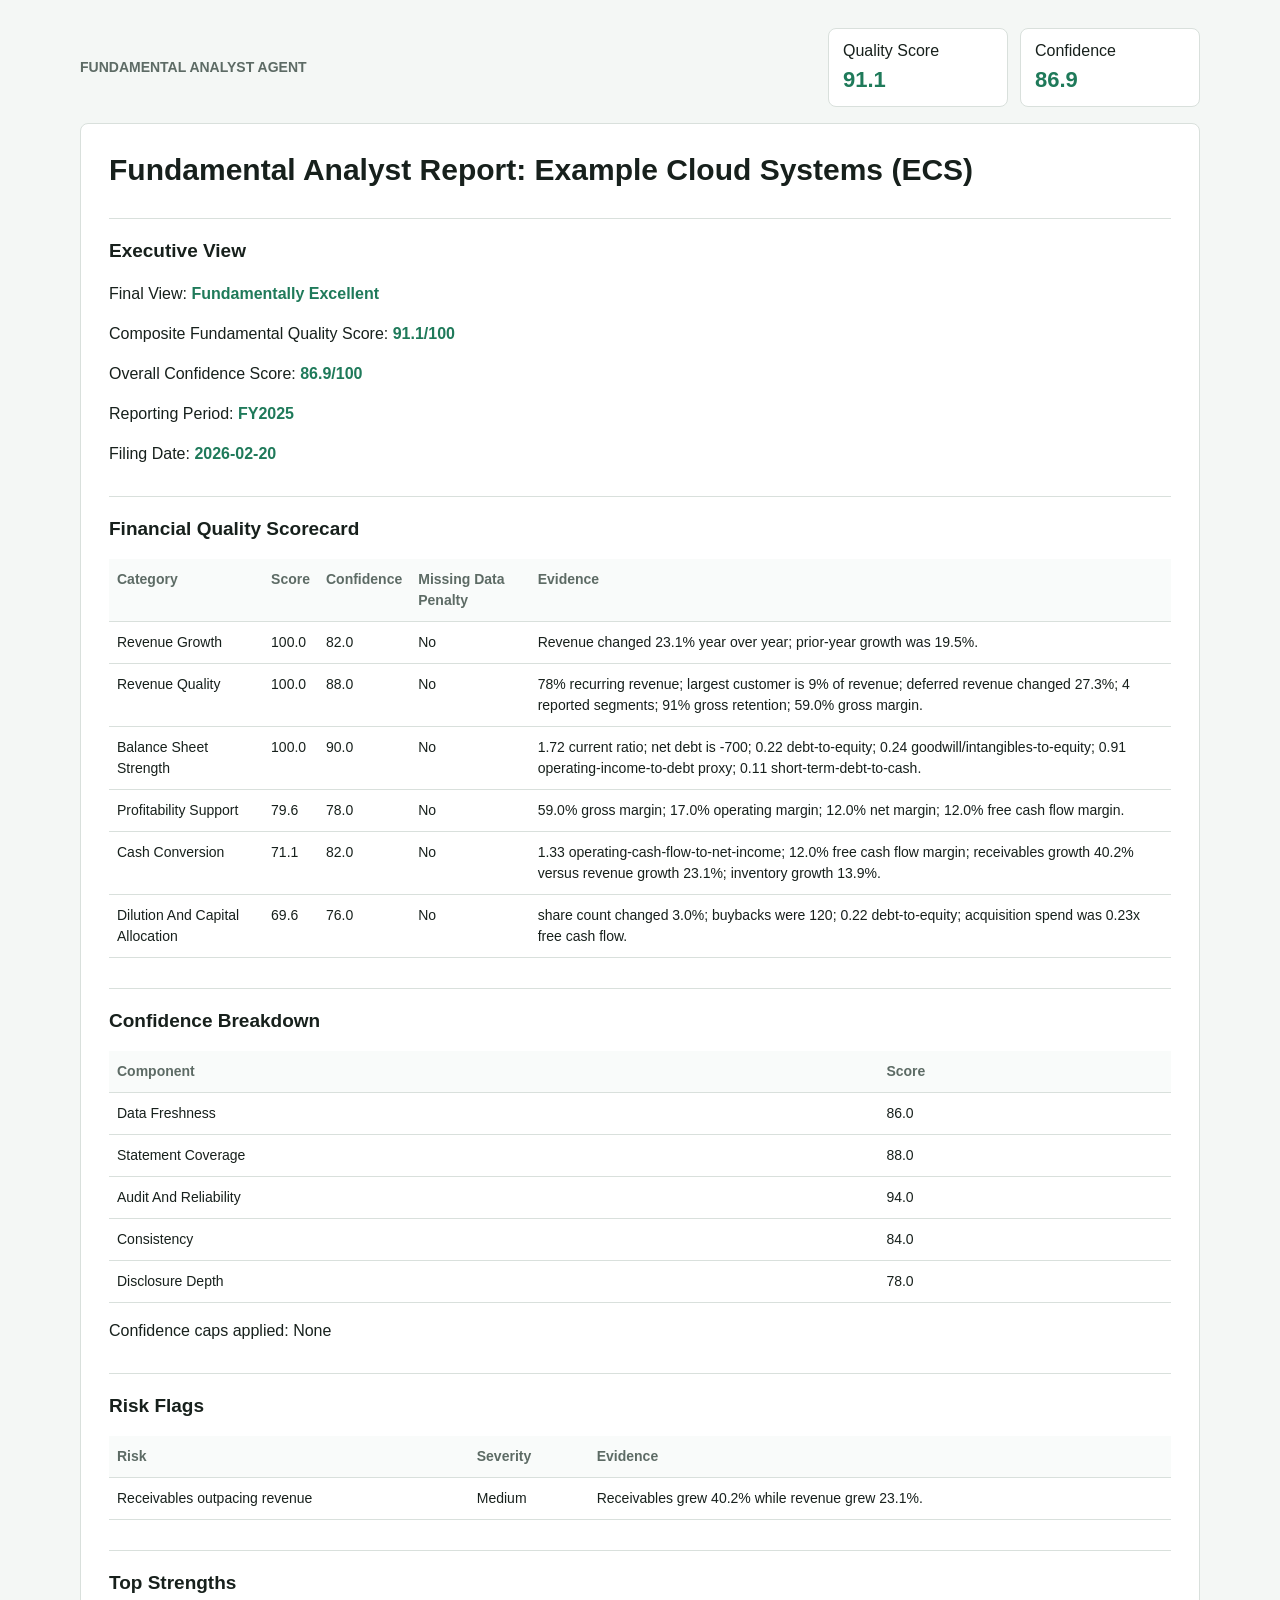
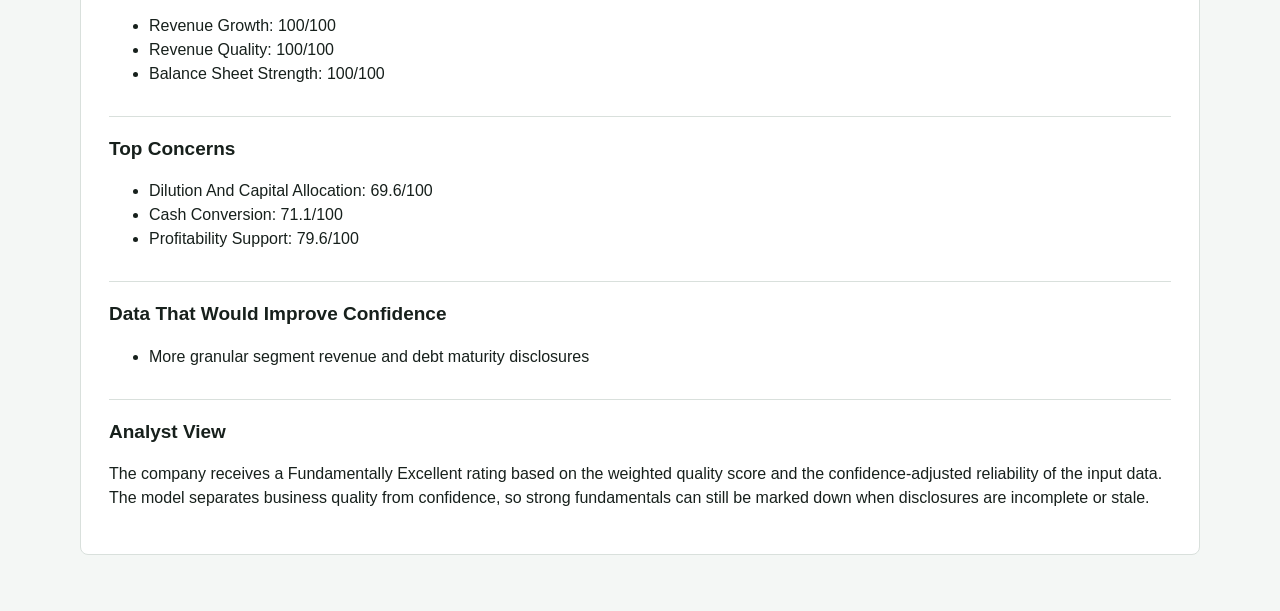
<file: FundamentalAnalyst/sample-analysis-report.html>
<!doctype html>
<html lang="en">
<head>
  <meta charset="utf-8">
  <meta name="viewport" content="width=device-width, initial-scale=1">
  <title>Fundamental Analyst Report</title>
  <style>
    :root {
      color-scheme: light;
      --ink: #17201c;
      --muted: #5d6b65;
      --line: #d9e0dc;
      --surface: #ffffff;
      --band: #f4f7f5;
      --accent: #1f7a5a;
      --warn: #9c5b10;
    }
    body {
      margin: 0;
      font-family: Arial, Helvetica, sans-serif;
      color: var(--ink);
      background: var(--band);
      line-height: 1.5;
    }
    .shell {
      max-width: 1120px;
      margin: 0 auto;
      padding: 28px 18px 56px;
    }
    .topbar {
      display: grid;
      grid-template-columns: 1fr auto auto;
      gap: 12px;
      align-items: center;
      margin-bottom: 16px;
    }
    .brand {
      font-size: 14px;
      color: var(--muted);
      text-transform: uppercase;
      letter-spacing: 0;
      font-weight: 700;
    }
    .metric {
      background: var(--surface);
      border: 1px solid var(--line);
      border-radius: 8px;
      padding: 10px 14px;
      min-width: 150px;
    }
    .metric strong {
      display: block;
      font-size: 22px;
      color: var(--accent);
    }
    main {
      background: var(--surface);
      border: 1px solid var(--line);
      border-radius: 8px;
      padding: 28px;
      overflow-x: auto;
    }
    h1 {
      margin: 0 0 18px;
      font-size: 30px;
      line-height: 1.2;
    }
    h2 {
      margin-top: 30px;
      padding-top: 18px;
      border-top: 1px solid var(--line);
      font-size: 19px;
    }
    table {
      width: 100%;
      border-collapse: collapse;
      margin: 14px 0;
      font-size: 14px;
    }
    th, td {
      border-bottom: 1px solid var(--line);
      text-align: left;
      padding: 10px 8px;
      vertical-align: top;
    }
    th {
      color: var(--muted);
      font-weight: 700;
      background: #f9fbfa;
    }
    p, li {
      color: var(--ink);
    }
    strong {
      color: var(--accent);
    }
    @media (max-width: 720px) {
      .topbar {
        grid-template-columns: 1fr;
      }
      main {
        padding: 18px;
      }
      h1 {
        font-size: 24px;
      }
    }
  </style>
</head>
<body>
  <div class="shell">
    <div class="topbar">
      <div class="brand">Fundamental Analyst Agent</div>
      <div class="metric">Quality Score<strong>91.1</strong></div>
      <div class="metric">Confidence<strong>86.9</strong></div>
    </div>
    <main><h1>Fundamental Analyst Report: Example Cloud Systems (ECS)</h1>
<h2>Executive View</h2>
<p>Final View: <strong>Fundamentally Excellent</strong></p>
<p>Composite Fundamental Quality Score: <strong>91.1/100</strong></p>
<p>Overall Confidence Score: <strong>86.9/100</strong></p>
<p>Reporting Period: <strong>FY2025</strong></p>
<p>Filing Date: <strong>2026-02-20</strong></p>
<h2>Financial Quality Scorecard</h2>
<table><tbody>
<tr><th>Category</th><th>Score</th><th>Confidence</th><th>Missing Data Penalty</th><th>Evidence</th></tr>
<tr><td>Revenue Growth</td><td>100.0</td><td>82.0</td><td>No</td><td>Revenue changed 23.1% year over year; prior-year growth was 19.5%.</td></tr>
<tr><td>Revenue Quality</td><td>100.0</td><td>88.0</td><td>No</td><td>78% recurring revenue; largest customer is 9% of revenue; deferred revenue changed 27.3%; 4 reported segments; 91% gross retention; 59.0% gross margin.</td></tr>
<tr><td>Balance Sheet Strength</td><td>100.0</td><td>90.0</td><td>No</td><td>1.72 current ratio; net debt is -700; 0.22 debt-to-equity; 0.24 goodwill/intangibles-to-equity; 0.91 operating-income-to-debt proxy; 0.11 short-term-debt-to-cash.</td></tr>
<tr><td>Profitability Support</td><td>79.6</td><td>78.0</td><td>No</td><td>59.0% gross margin; 17.0% operating margin; 12.0% net margin; 12.0% free cash flow margin.</td></tr>
<tr><td>Cash Conversion</td><td>71.1</td><td>82.0</td><td>No</td><td>1.33 operating-cash-flow-to-net-income; 12.0% free cash flow margin; receivables growth 40.2% versus revenue growth 23.1%; inventory growth 13.9%.</td></tr>
<tr><td>Dilution And Capital Allocation</td><td>69.6</td><td>76.0</td><td>No</td><td>share count changed 3.0%; buybacks were 120; 0.22 debt-to-equity; acquisition spend was 0.23x free cash flow.</td></tr>
</tbody></table>
<h2>Confidence Breakdown</h2>
<table><tbody>
<tr><th>Component</th><th>Score</th></tr>
<tr><td>Data Freshness</td><td>86.0</td></tr>
<tr><td>Statement Coverage</td><td>88.0</td></tr>
<tr><td>Audit And Reliability</td><td>94.0</td></tr>
<tr><td>Consistency</td><td>84.0</td></tr>
<tr><td>Disclosure Depth</td><td>78.0</td></tr>
</tbody></table>
<p>Confidence caps applied: None</p>
<h2>Risk Flags</h2>
<table><tbody>
<tr><th>Risk</th><th>Severity</th><th>Evidence</th></tr>
<tr><td>Receivables outpacing revenue</td><td>Medium</td><td>Receivables grew 40.2% while revenue grew 23.1%.</td></tr>
</tbody></table>
<h2>Top Strengths</h2>
<ul>
<li>Revenue Growth: 100/100</li>
<li>Revenue Quality: 100/100</li>
<li>Balance Sheet Strength: 100/100</li>
</ul>
<h2>Top Concerns</h2>
<ul>
<li>Dilution And Capital Allocation: 69.6/100</li>
<li>Cash Conversion: 71.1/100</li>
<li>Profitability Support: 79.6/100</li>
</ul>
<h2>Data That Would Improve Confidence</h2>
<ul>
<li>More granular segment revenue and debt maturity disclosures</li>
</ul>
<h2>Analyst View</h2>
<p>The company receives a Fundamentally Excellent rating based on the weighted quality score and the confidence-adjusted reliability of the input data. The model separates business quality from confidence, so strong fundamentals can still be marked down when disclosures are incomplete or stale.</p></main>
  </div>
</body>
</html>
</file>
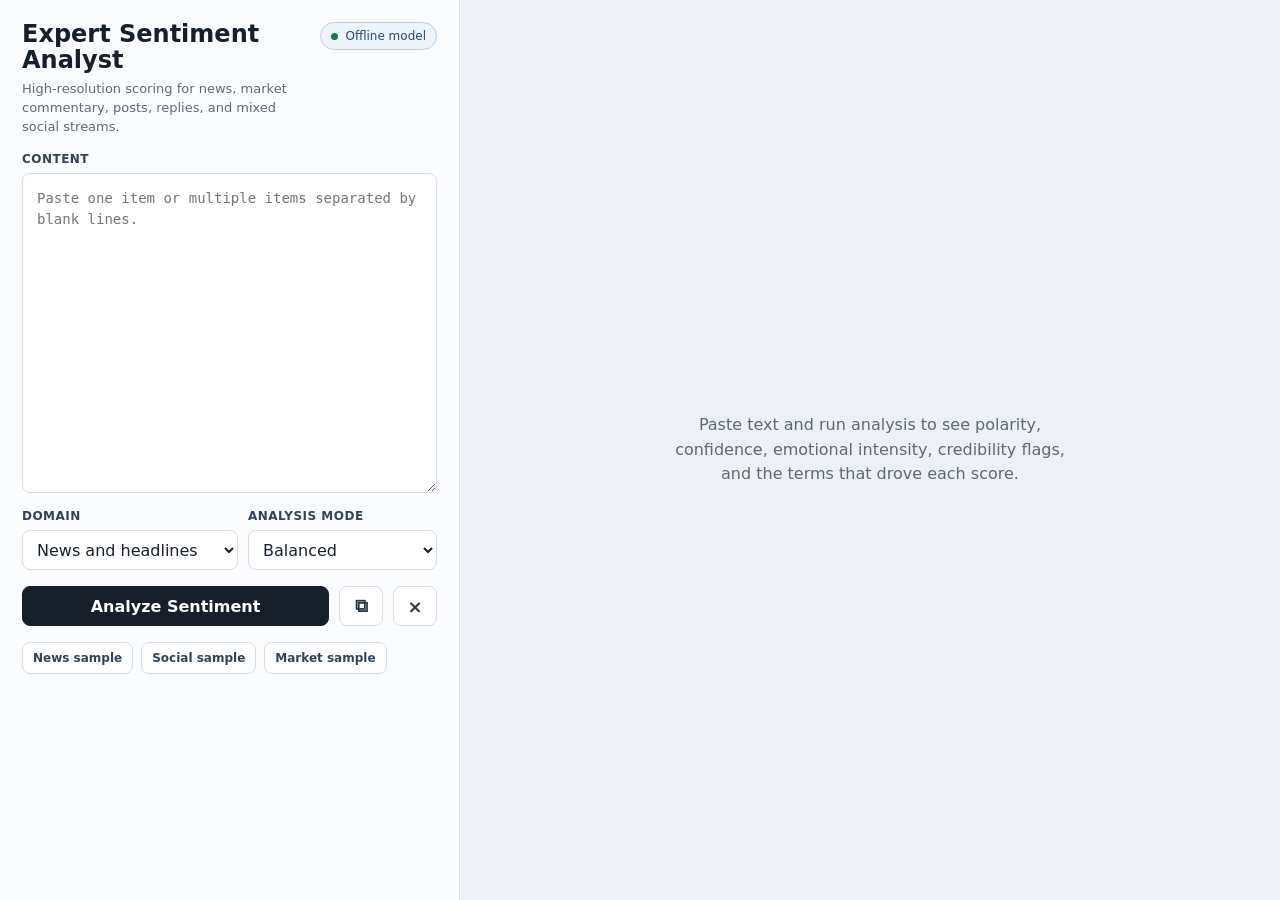
<file: SentimentAnalyst/sentiment_analyst.html>
<!doctype html>
<html lang="en">
<head>
  <meta charset="utf-8">
  <meta name="viewport" content="width=device-width, initial-scale=1">
  <title>Expert Sentiment Analyst</title>
  <style>
    :root {
      color-scheme: light;
      --ink: #17202a;
      --muted: #5d6875;
      --line: #d8dee6;
      --panel: #ffffff;
      --soft: #f3f6f8;
      --good: #16784f;
      --bad: #b3263a;
      --warn: #a46100;
      --blue: #2364aa;
      --violet: #6650a4;
      --shadow: 0 12px 28px rgba(28, 43, 58, .12);
      font-family: Inter, ui-sans-serif, system-ui, -apple-system, BlinkMacSystemFont, "Segoe UI", sans-serif;
    }

    * { box-sizing: border-box; }
    body {
      margin: 0;
      background: #edf1f5;
      color: var(--ink);
    }

    main {
      min-height: 100vh;
      display: grid;
      grid-template-columns: minmax(320px, 460px) 1fr;
    }

    .input-pane {
      background: #fbfcfd;
      border-right: 1px solid var(--line);
      padding: 22px;
      display: flex;
      flex-direction: column;
      gap: 16px;
      min-height: 100vh;
    }

    .brand {
      display: flex;
      justify-content: space-between;
      align-items: flex-start;
      gap: 14px;
    }

    h1 {
      font-size: 24px;
      line-height: 1.08;
      margin: 0 0 6px;
      letter-spacing: 0;
    }

    .subhead {
      margin: 0;
      color: var(--muted);
      font-size: 13px;
      line-height: 1.45;
      max-width: 32rem;
    }

    .status-pill {
      display: inline-flex;
      align-items: center;
      gap: 7px;
      border: 1px solid #bfd0df;
      color: #224a6b;
      background: #eef5fa;
      height: 28px;
      padding: 0 10px;
      border-radius: 999px;
      font-size: 12px;
      white-space: nowrap;
    }

    .dot {
      width: 7px;
      height: 7px;
      border-radius: 50%;
      background: var(--good);
    }

    label {
      font-size: 12px;
      font-weight: 700;
      color: #334252;
      text-transform: uppercase;
      letter-spacing: .04em;
    }

    textarea {
      width: 100%;
      min-height: 320px;
      resize: vertical;
      border: 1px solid var(--line);
      background: #fff;
      border-radius: 8px;
      padding: 14px;
      color: var(--ink);
      line-height: 1.45;
      font: 14px/1.45 ui-monospace, SFMono-Regular, Menlo, Consolas, monospace;
      outline: none;
    }

    textarea:focus, select:focus {
      border-color: var(--blue);
      box-shadow: 0 0 0 3px rgba(35, 100, 170, .14);
    }

    .controls {
      display: grid;
      grid-template-columns: 1fr 1fr;
      gap: 10px;
    }

    .field {
      display: flex;
      flex-direction: column;
      gap: 7px;
    }

    select, button {
      height: 40px;
      border-radius: 8px;
      border: 1px solid var(--line);
      background: #fff;
      color: var(--ink);
      font: inherit;
    }

    select { padding: 0 10px; }

    .actions {
      display: grid;
      grid-template-columns: 1fr 44px 44px;
      gap: 10px;
      align-items: center;
    }

    button {
      cursor: pointer;
      display: inline-flex;
      align-items: center;
      justify-content: center;
      gap: 9px;
      font-weight: 700;
    }

    .primary {
      background: var(--ink);
      color: #fff;
      border-color: var(--ink);
    }

    .icon-button {
      font-size: 18px;
      color: #293747;
    }

    .examples {
      display: flex;
      flex-wrap: wrap;
      gap: 8px;
    }

    .example {
      height: 32px;
      padding: 0 10px;
      font-size: 12px;
      font-weight: 650;
      color: #314457;
      background: #fff;
    }

    .output-pane {
      padding: 22px;
      overflow: auto;
    }

    .dashboard {
      display: grid;
      grid-template-columns: repeat(4, minmax(150px, 1fr));
      gap: 12px;
      margin-bottom: 14px;
    }

    .metric, .analysis-card, .table-wrap {
      background: var(--panel);
      border: 1px solid var(--line);
      border-radius: 8px;
      box-shadow: var(--shadow);
    }

    .metric {
      padding: 15px;
      min-height: 104px;
    }

    .metric span {
      display: block;
      color: var(--muted);
      font-size: 12px;
      font-weight: 700;
      text-transform: uppercase;
      letter-spacing: .04em;
      margin-bottom: 10px;
    }

    .metric strong {
      font-size: 28px;
      line-height: 1;
      letter-spacing: 0;
    }

    .metric small {
      display: block;
      color: var(--muted);
      margin-top: 8px;
      line-height: 1.35;
    }

    .analysis-card {
      padding: 16px;
      margin-bottom: 14px;
    }

    .analysis-card h2 {
      font-size: 16px;
      margin: 0 0 12px;
      letter-spacing: 0;
    }

    .bars {
      display: grid;
      gap: 10px;
    }

    .bar-row {
      display: grid;
      grid-template-columns: 95px 1fr 54px;
      gap: 10px;
      align-items: center;
      font-size: 13px;
      color: #344456;
    }

    .track {
      height: 10px;
      background: var(--soft);
      border-radius: 999px;
      overflow: hidden;
      border: 1px solid #e2e7ec;
    }

    .fill {
      height: 100%;
      width: 0%;
      background: var(--blue);
      transition: width .25s ease;
    }

    .positive { color: var(--good); }
    .negative { color: var(--bad); }
    .neutral { color: var(--warn); }
    .fill.positive { background: var(--good); }
    .fill.negative { background: var(--bad); }
    .fill.neutral { background: var(--warn); }

    .chips {
      display: flex;
      flex-wrap: wrap;
      gap: 8px;
      margin-top: 10px;
    }

    .chip {
      display: inline-flex;
      align-items: center;
      min-height: 28px;
      border: 1px solid #d4dde6;
      background: #f8fafb;
      color: #304153;
      border-radius: 999px;
      padding: 4px 9px;
      font-size: 12px;
      line-height: 1.2;
    }

    .grid-two {
      display: grid;
      grid-template-columns: 1.1fr .9fr;
      gap: 14px;
    }

    .rationale {
      margin: 0;
      color: #334252;
      line-height: 1.55;
      font-size: 14px;
    }

    .table-wrap {
      overflow: auto;
    }

    table {
      width: 100%;
      border-collapse: collapse;
      min-width: 720px;
      font-size: 13px;
    }

    th, td {
      border-bottom: 1px solid var(--line);
      padding: 10px 12px;
      text-align: left;
      vertical-align: top;
    }

    th {
      color: #35475a;
      background: #f7f9fb;
      font-size: 12px;
      text-transform: uppercase;
      letter-spacing: .04em;
    }

    tr:last-child td { border-bottom: 0; }

    .empty {
      height: calc(100vh - 44px);
      display: grid;
      place-items: center;
      color: var(--muted);
      text-align: center;
    }

    .empty div {
      max-width: 420px;
      line-height: 1.55;
    }

    @media (max-width: 980px) {
      main { grid-template-columns: 1fr; }
      .input-pane { min-height: auto; border-right: 0; border-bottom: 1px solid var(--line); }
      textarea { min-height: 240px; }
      .dashboard { grid-template-columns: repeat(2, minmax(130px, 1fr)); }
      .grid-two { grid-template-columns: 1fr; }
    }

    @media (max-width: 560px) {
      .input-pane, .output-pane { padding: 16px; }
      .brand { flex-direction: column; }
      .controls, .actions { grid-template-columns: 1fr; }
      .icon-button { height: 38px; }
      .dashboard { grid-template-columns: 1fr; }
      .bar-row { grid-template-columns: 82px 1fr 48px; }
    }
  </style>
</head>
<body>
  <main>
    <section class="input-pane" aria-label="Sentiment input">
      <div class="brand">
        <div>
          <h1>Expert Sentiment Analyst</h1>
          <p class="subhead">High-resolution scoring for news, market commentary, posts, replies, and mixed social streams.</p>
        </div>
        <span class="status-pill"><span class="dot"></span> Offline model</span>
      </div>

      <div class="field">
        <label for="sourceText">Content</label>
        <textarea id="sourceText" spellcheck="true" placeholder="Paste one item or multiple items separated by blank lines."></textarea>
      </div>

      <div class="controls">
        <div class="field">
          <label for="domain">Domain</label>
          <select id="domain">
            <option value="news">News and headlines</option>
            <option value="social">Social media</option>
            <option value="markets">Markets and business</option>
            <option value="general">General text</option>
          </select>
        </div>
        <div class="field">
          <label for="mode">Analysis mode</label>
          <select id="mode">
            <option value="balanced">Balanced</option>
            <option value="strict">Strict confidence</option>
            <option value="sensitive">Emotion sensitive</option>
          </select>
        </div>
      </div>

      <div class="actions">
        <button class="primary" id="analyzeBtn" type="button">Analyze Sentiment</button>
        <button class="icon-button" id="copyBtn" type="button" title="Copy report" aria-label="Copy report">⧉</button>
        <button class="icon-button" id="clearBtn" type="button" title="Clear" aria-label="Clear">×</button>
      </div>

      <div class="examples" aria-label="Examples">
        <button class="example" data-example="news" type="button">News sample</button>
        <button class="example" data-example="social" type="button">Social sample</button>
        <button class="example" data-example="markets" type="button">Market sample</button>
      </div>
    </section>

    <section class="output-pane" aria-live="polite">
      <div id="results" class="empty">
        <div>Paste text and run analysis to see polarity, confidence, emotional intensity, credibility flags, and the terms that drove each score.</div>
      </div>
    </section>
  </main>

  <script>
    const lexicon = {
      positive: {
        "gain": 2.1, "gains": 2.1, "growth": 2.2, "strong": 1.8, "beat": 1.9, "beats": 1.9, "surge": 2.5,
        "surged": 2.5, "improve": 1.8, "improved": 1.8, "improving": 1.7, "record": 1.6, "profit": 2.1,
        "profitable": 2.2, "optimistic": 2.1, "support": 1.5, "supports": 1.5, "approval": 1.7, "approved": 1.8,
        "resilient": 1.9, "rebound": 2.1, "recovered": 2.0, "recovery": 2.0, "win": 2.0, "wins": 2.0,
        "successful": 2.2, "success": 2.0, "promising": 1.9, "confident": 1.8, "upgrade": 2.0, "upgraded": 2.0,
        "bullish": 2.6, "outperform": 2.3, "relief": 1.6, "breakthrough": 2.5, "safe": 1.4, "secure": 1.6,
        "love": 2.7, "great": 2.3, "excellent": 2.8, "amazing": 2.6, "happy": 2.1, "best": 2.5
      },
      negative: {
        "loss": -2.3, "losses": -2.3, "weak": -1.8, "miss": -1.9, "misses": -1.9, "fall": -1.8, "falls": -1.8,
        "fell": -2.1, "drop": -2.0, "dropped": -2.1, "decline": -2.0, "declined": -2.0, "risk": -1.8,
        "risks": -1.8, "lawsuit": -2.3, "fraud": -3.0, "probe": -1.7, "investigation": -1.9, "crisis": -2.8,
        "concern": -1.6, "concerns": -1.6, "fear": -2.2, "fears": -2.2, "angry": -2.3, "anger": -2.2,
        "backlash": -2.3, "boycott": -2.3, "downgrade": -2.2, "downgraded": -2.2, "bearish": -2.6,
        "underperform": -2.3, "cut": -1.7, "cuts": -1.7, "layoff": -2.2, "layoffs": -2.4, "bankrupt": -3.0,
        "bankruptcy": -3.0, "unsafe": -2.4, "threat": -2.4, "hate": -2.8, "terrible": -2.7, "worst": -2.9,
        "awful": -2.6, "disappointing": -2.1, "disappointed": -2.1, "fail": -2.4, "failed": -2.4, "failure": -2.5
      },
      emotion: {
        anger: ["angry", "rage", "furious", "hate", "outrage", "backlash", "slam", "slammed"],
        fear: ["fear", "worried", "worry", "risk", "threat", "crisis", "unsafe", "panic"],
        joy: ["love", "happy", "great", "excellent", "amazing", "win", "success", "relief"],
        trust: ["secure", "safe", "approved", "support", "confident", "resilient", "credible"]
      }
    };

    const negators = new Set(["not", "never", "no", "without", "hardly", "barely", "rarely", "isnt", "isn't", "wasnt", "wasn't", "dont", "don't", "doesnt", "doesn't"]);
    const intensifiers = { "very": 1.25, "extremely": 1.45, "highly": 1.3, "deeply": 1.3, "massively": 1.45, "slightly": .72, "somewhat": .78, "partly": .72 };
    const uncertainty = new Set(["may", "might", "could", "reportedly", "allegedly", "rumor", "rumour", "unconfirmed", "possible", "appears", "seems"]);
    const socialMarkers = new Set(["lol", "lmao", "smh", "imo", "imho", "wtf", "wow", "🔥", "🚀", "😭"]);
    const riskTerms = ["lawsuit", "fraud", "probe", "investigation", "bankruptcy", "layoff", "layoffs", "boycott", "unsafe", "threat", "crisis", "rumor", "unconfirmed"];

    const samples = {
      news: "The company reported stronger than expected quarterly growth, beating analyst estimates and raising guidance.\n\nOfficials warned that the investigation remains ongoing after safety concerns triggered a product recall.",
      social: "I wanted this launch to be good, but the app keeps crashing and support has been awful.\n\nHonestly impressed. The new update feels fast, clean, and way better than last month.",
      markets: "Shares surged after management announced record profit and resilient demand.\n\nTraders remain cautious as debt concerns, layoffs, and weak margins weigh on the outlook."
    };

    const sourceText = document.getElementById("sourceText");
    const results = document.getElementById("results");
    const domain = document.getElementById("domain");
    const mode = document.getElementById("mode");
    let lastReport = "";

    document.getElementById("analyzeBtn").addEventListener("click", render);
    document.getElementById("clearBtn").addEventListener("click", () => {
      sourceText.value = "";
      results.className = "empty";
      results.innerHTML = "<div>Paste text and run analysis to see polarity, confidence, emotional intensity, credibility flags, and the terms that drove each score.</div>";
    });
    document.getElementById("copyBtn").addEventListener("click", async () => {
      if (lastReport) await navigator.clipboard.writeText(lastReport);
    });
    document.querySelectorAll("[data-example]").forEach(btn => {
      btn.addEventListener("click", () => {
        sourceText.value = samples[btn.dataset.example];
        domain.value = btn.dataset.example === "markets" ? "markets" : btn.dataset.example;
        render();
      });
    });

    function tokenize(text) {
      return (text.toLowerCase().match(/[a-zA-Z']+|[\u{1F300}-\u{1FAFF}]/gu) || []).map(t => t.replace(/^'+|'+$/g, ""));
    }

    function splitItems(text) {
      return text.split(/\n\s*\n|(?<=[.!?])\s+(?=[A-Z0-9"'])/).map(x => x.trim()).filter(Boolean);
    }

    function analyzeItem(text) {
      const tokens = tokenize(text);
      const evidence = [];
      const emotionHits = { anger: 0, fear: 0, joy: 0, trust: 0 };
      let raw = 0;
      let magnitude = 0;
      let uncertaintyHits = 0;
      let socialHits = 0;
      let riskHits = 0;

      tokens.forEach((token, index) => {
        if (uncertainty.has(token)) uncertaintyHits += 1;
        if (socialMarkers.has(token)) socialHits += 1;
        if (riskTerms.includes(token)) riskHits += 1;

        Object.entries(lexicon.emotion).forEach(([name, words]) => {
          if (words.includes(token)) emotionHits[name] += 1;
        });

        const base = lexicon.positive[token] || lexicon.negative[token] || 0;
        if (!base) return;

        const window = tokens.slice(Math.max(0, index - 3), index);
        const isNegated = window.some(w => negators.has(w));
        const multiplier = window.reduce((factor, w) => factor * (intensifiers[w] || 1), 1);
        const adjusted = base * multiplier * (isNegated ? -0.84 : 1);
        raw += adjusted;
        magnitude += Math.abs(adjusted);
        evidence.push({ term: token, score: adjusted, modifier: isNegated ? "negated" : multiplier !== 1 ? "weighted" : "direct" });
      });

      const domainFactor = { news: .9, social: 1.12, markets: 1.02, general: 1 }[domain.value];
      const modeFactor = { balanced: 1, strict: .86, sensitive: 1.12 }[mode.value];
      const normalized = Math.tanh((raw * domainFactor * modeFactor) / 5);
      const polarityScore = Math.round(normalized * 1000) / 10;
      const direction = polarityScore > 8 ? "Positive" : polarityScore < -8 ? "Negative" : "Neutral";
      const evidenceDensity = Math.min(1, evidence.length / Math.max(3, tokens.length / 12));
      const ambiguityPenalty = Math.min(.32, uncertaintyHits * .055 + (direction === "Neutral" ? .08 : 0));
      const agreement = magnitude ? Math.abs(raw) / magnitude : 0;
      const confidence = Math.round(Math.max(7, Math.min(99.7, (42 + evidenceDensity * 35 + agreement * 28 - ambiguityPenalty * 100) * (mode.value === "strict" ? .92 : 1))) * 10) / 10;
      const intensity = Math.round(Math.min(100, (Math.abs(normalized) * 72 + magnitude * 3.2 + socialHits * 4)) * 10) / 10;
      const emotionTotal = Object.values(emotionHits).reduce((a, b) => a + b, 0) || 1;
      const emotions = Object.fromEntries(Object.entries(emotionHits).map(([k, v]) => [k, Math.round((v / emotionTotal) * 100)]));

      return {
        text, tokens, raw, polarityScore, direction, confidence, intensity, emotions, evidence,
        uncertaintyHits, riskHits, socialHits
      };
    }

    function summarize(items) {
      const n = Math.max(1, items.length);
      const avgPolarity = items.reduce((a, b) => a + b.polarityScore, 0) / n;
      const avgConfidence = items.reduce((a, b) => a + b.confidence, 0) / n;
      const avgIntensity = items.reduce((a, b) => a + b.intensity, 0) / n;
      const pos = items.filter(i => i.direction === "Positive").length;
      const neg = items.filter(i => i.direction === "Negative").length;
      const neu = items.filter(i => i.direction === "Neutral").length;
      const netLabel = avgPolarity > 8 ? "Positive" : avgPolarity < -8 ? "Negative" : "Mixed / Neutral";
      return { avgPolarity, avgConfidence, avgIntensity, pos, neg, neu, netLabel };
    }

    function pct(value) {
      return `${Math.round(value * 10) / 10}%`;
    }

    function escapeHtml(value) {
      return value.replace(/[&<>"']/g, ch => ({ "&": "&amp;", "<": "&lt;", ">": "&gt;", '"': "&quot;", "'": "&#39;" }[ch]));
    }

    function render() {
      const text = sourceText.value.trim();
      if (!text) return;
      const items = splitItems(text).map(analyzeItem);
      const summary = summarize(items);
      const allEvidence = items.flatMap(i => i.evidence).sort((a, b) => Math.abs(b.score) - Math.abs(a.score)).slice(0, 18);
      const riskCount = items.reduce((a, b) => a + b.riskHits, 0);
      const uncertainCount = items.reduce((a, b) => a + b.uncertaintyHits, 0);
      const topEmotion = ["anger", "fear", "joy", "trust"].map(name => ({
        name,
        value: Math.round(items.reduce((a, b) => a + b.emotions[name], 0) / items.length)
      })).sort((a, b) => b.value - a.value)[0];

      const reportLines = [
        `Overall: ${summary.netLabel}`,
        `Polarity: ${summary.avgPolarity.toFixed(1)} / 100`,
        `Confidence: ${summary.avgConfidence.toFixed(1)}%`,
        `Intensity: ${summary.avgIntensity.toFixed(1)}%`,
        `Items: ${items.length} (${summary.pos} positive, ${summary.neg} negative, ${summary.neu} neutral)`
      ];
      lastReport = reportLines.join("\n");

      results.className = "";
      results.innerHTML = `
        <div class="dashboard">
          ${metric("Overall", summary.netLabel, `${items.length} analyzed item${items.length === 1 ? "" : "s"}`)}
          ${metric("Polarity", `${summary.avgPolarity.toFixed(1)}`, "Range: -100 to +100")}
          ${metric("Confidence", pct(summary.avgConfidence), "Evidence, agreement, ambiguity")}
          ${metric("Intensity", pct(summary.avgIntensity), "Emotion and strength")}
        </div>

        <div class="grid-two">
          <section class="analysis-card">
            <h2>Score Distribution</h2>
            <div class="bars">
              ${bar("Positive", summary.pos / items.length * 100, "positive")}
              ${bar("Negative", summary.neg / items.length * 100, "negative")}
              ${bar("Neutral", summary.neu / items.length * 100, "neutral")}
              ${bar(`Top emotion: ${topEmotion.name}`, topEmotion.value, "")}
            </div>
          </section>

          <section class="analysis-card">
            <h2>Analyst Rationale</h2>
            <p class="rationale">${rationale(summary, riskCount, uncertainCount, allEvidence)}</p>
            <div class="chips">
              ${riskCount ? `<span class="chip">Risk terms: ${riskCount}</span>` : `<span class="chip">No major risk terms</span>`}
              ${uncertainCount ? `<span class="chip">Uncertainty: ${uncertainCount}</span>` : `<span class="chip">Low uncertainty language</span>`}
              <span class="chip">Domain: ${escapeHtml(domain.options[domain.selectedIndex].text)}</span>
              <span class="chip">Mode: ${escapeHtml(mode.options[mode.selectedIndex].text)}</span>
            </div>
          </section>
        </div>

        <section class="analysis-card">
          <h2>Evidence Terms</h2>
          <div class="chips">
            ${allEvidence.length ? allEvidence.map(e => `<span class="chip">${escapeHtml(e.term)} ${e.score > 0 ? "+" : ""}${e.score.toFixed(1)} · ${e.modifier}</span>`).join("") : `<span class="chip">No strong sentiment terms detected</span>`}
          </div>
        </section>

        <section class="table-wrap" aria-label="Item-level sentiment">
          <table>
            <thead>
              <tr>
                <th>Item</th>
                <th>Sentiment</th>
                <th>Polarity</th>
                <th>Confidence</th>
                <th>Intensity</th>
                <th>Flags</th>
              </tr>
            </thead>
            <tbody>
              ${items.map((item, idx) => `
                <tr>
                  <td>${idx + 1}. ${escapeHtml(item.text.slice(0, 240))}${item.text.length > 240 ? "..." : ""}</td>
                  <td class="${item.direction.toLowerCase()}">${item.direction}</td>
                  <td>${item.polarityScore.toFixed(1)}</td>
                  <td>${pct(item.confidence)}</td>
                  <td>${pct(item.intensity)}</td>
                  <td>${flags(item)}</td>
                </tr>
              `).join("")}
            </tbody>
          </table>
        </section>
      `;
    }

    function metric(label, value, help) {
      const cls = label === "Overall" ? value.toLowerCase().split(" ")[0] : "";
      return `<div class="metric"><span>${label}</span><strong class="${cls}">${value}</strong><small>${help}</small></div>`;
    }

    function bar(label, value, cls) {
      return `<div class="bar-row"><div>${label}</div><div class="track"><div class="fill ${cls}" style="width:${Math.max(3, Math.min(100, value))}%"></div></div><div>${pct(value)}</div></div>`;
    }

    function flags(item) {
      const parts = [];
      if (item.riskHits) parts.push(`risk ${item.riskHits}`);
      if (item.uncertaintyHits) parts.push(`uncertain ${item.uncertaintyHits}`);
      if (item.socialHits) parts.push(`social ${item.socialHits}`);
      if (!parts.length) parts.push("clean");
      return parts.map(p => `<span class="chip">${p}</span>`).join(" ");
    }

    function rationale(summary, riskCount, uncertainCount, evidence) {
      const drivers = evidence.slice(0, 5).map(e => e.term).join(", ") || "limited explicit sentiment vocabulary";
      const confidenceNote = summary.avgConfidence >= 75 ? "confidence is strong" : summary.avgConfidence >= 50 ? "confidence is moderate" : "confidence is limited";
      const riskNote = riskCount ? `Risk language appears ${riskCount} time${riskCount === 1 ? "" : "s"}` : "Risk language is minimal";
      const uncertaintyNote = uncertainCount ? `and uncertainty language reduces conviction.` : "with little uncertainty language.";
      return `The corpus reads as ${summary.netLabel.toLowerCase()} with ${confidenceNote}. Primary lexical drivers include ${drivers}. ${riskNote}, ${uncertaintyNote}`;
    }
  </script>
</body>
</html>
</file>
